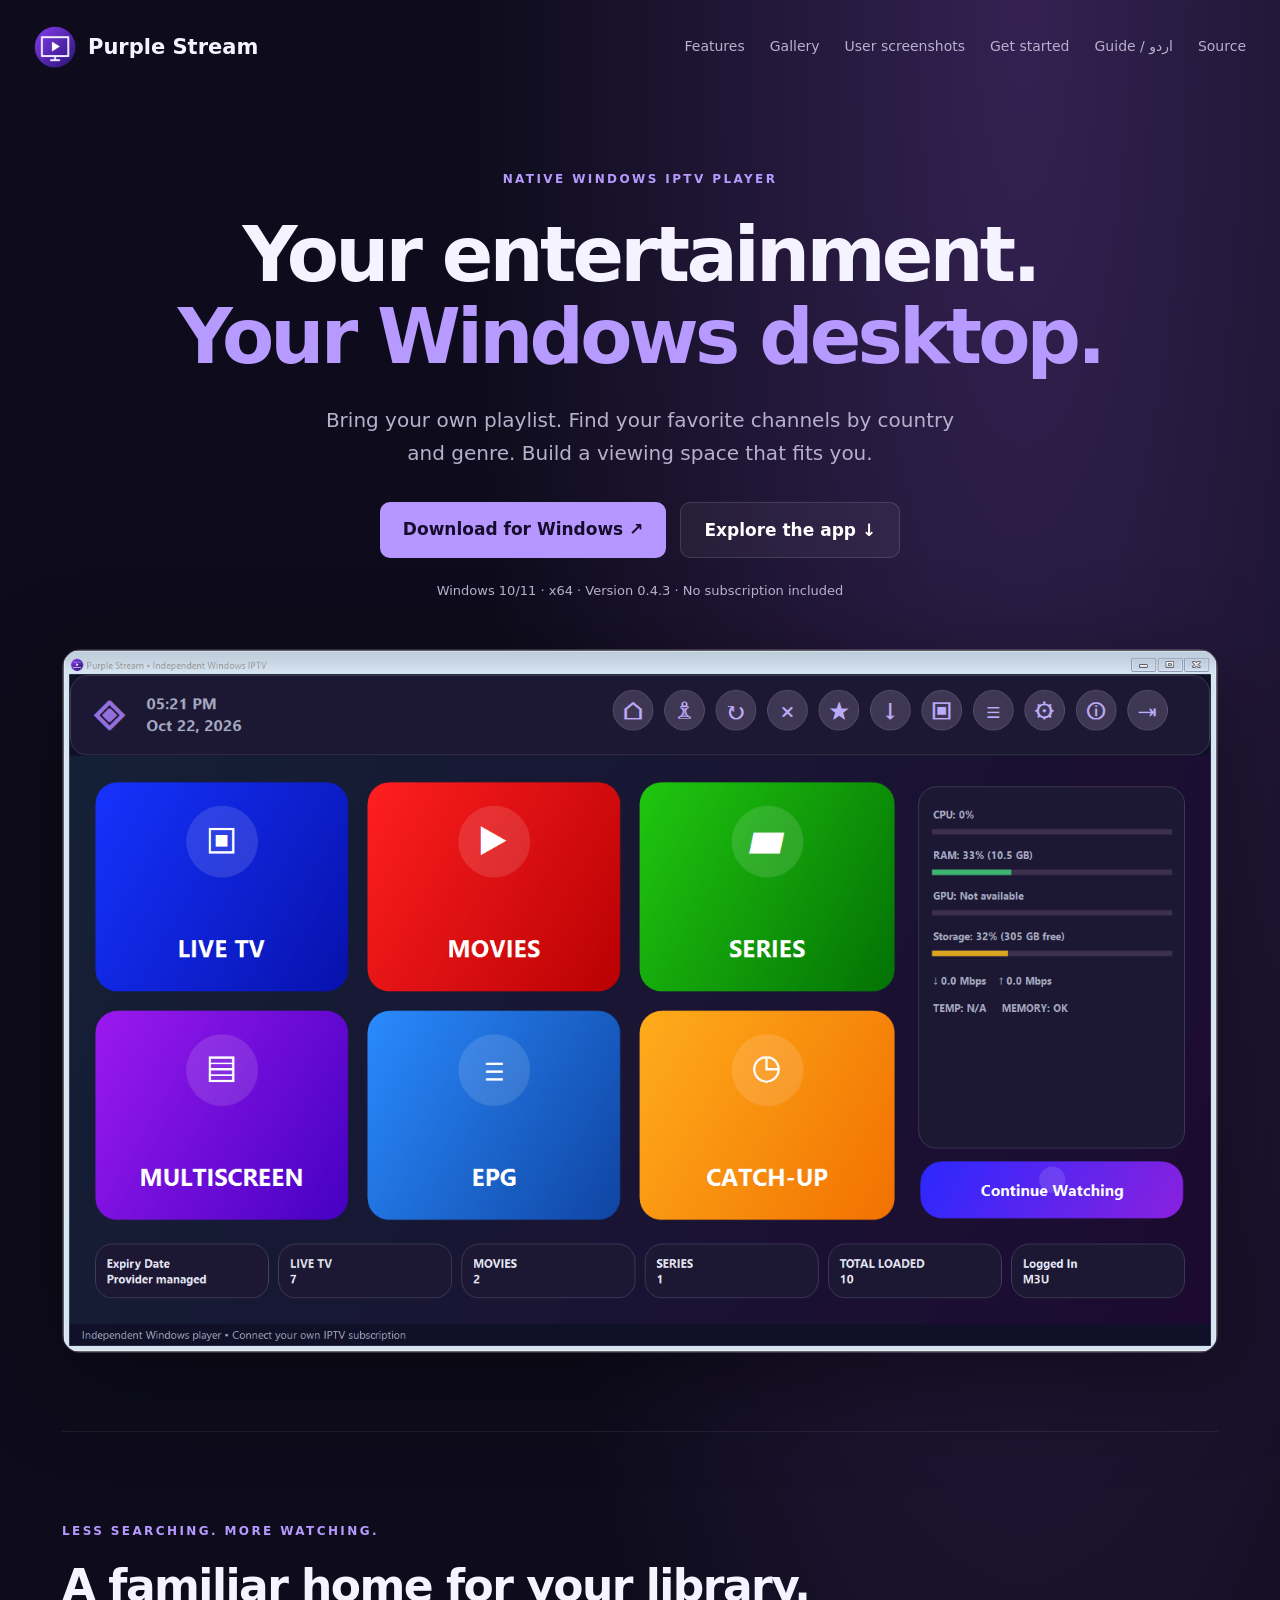
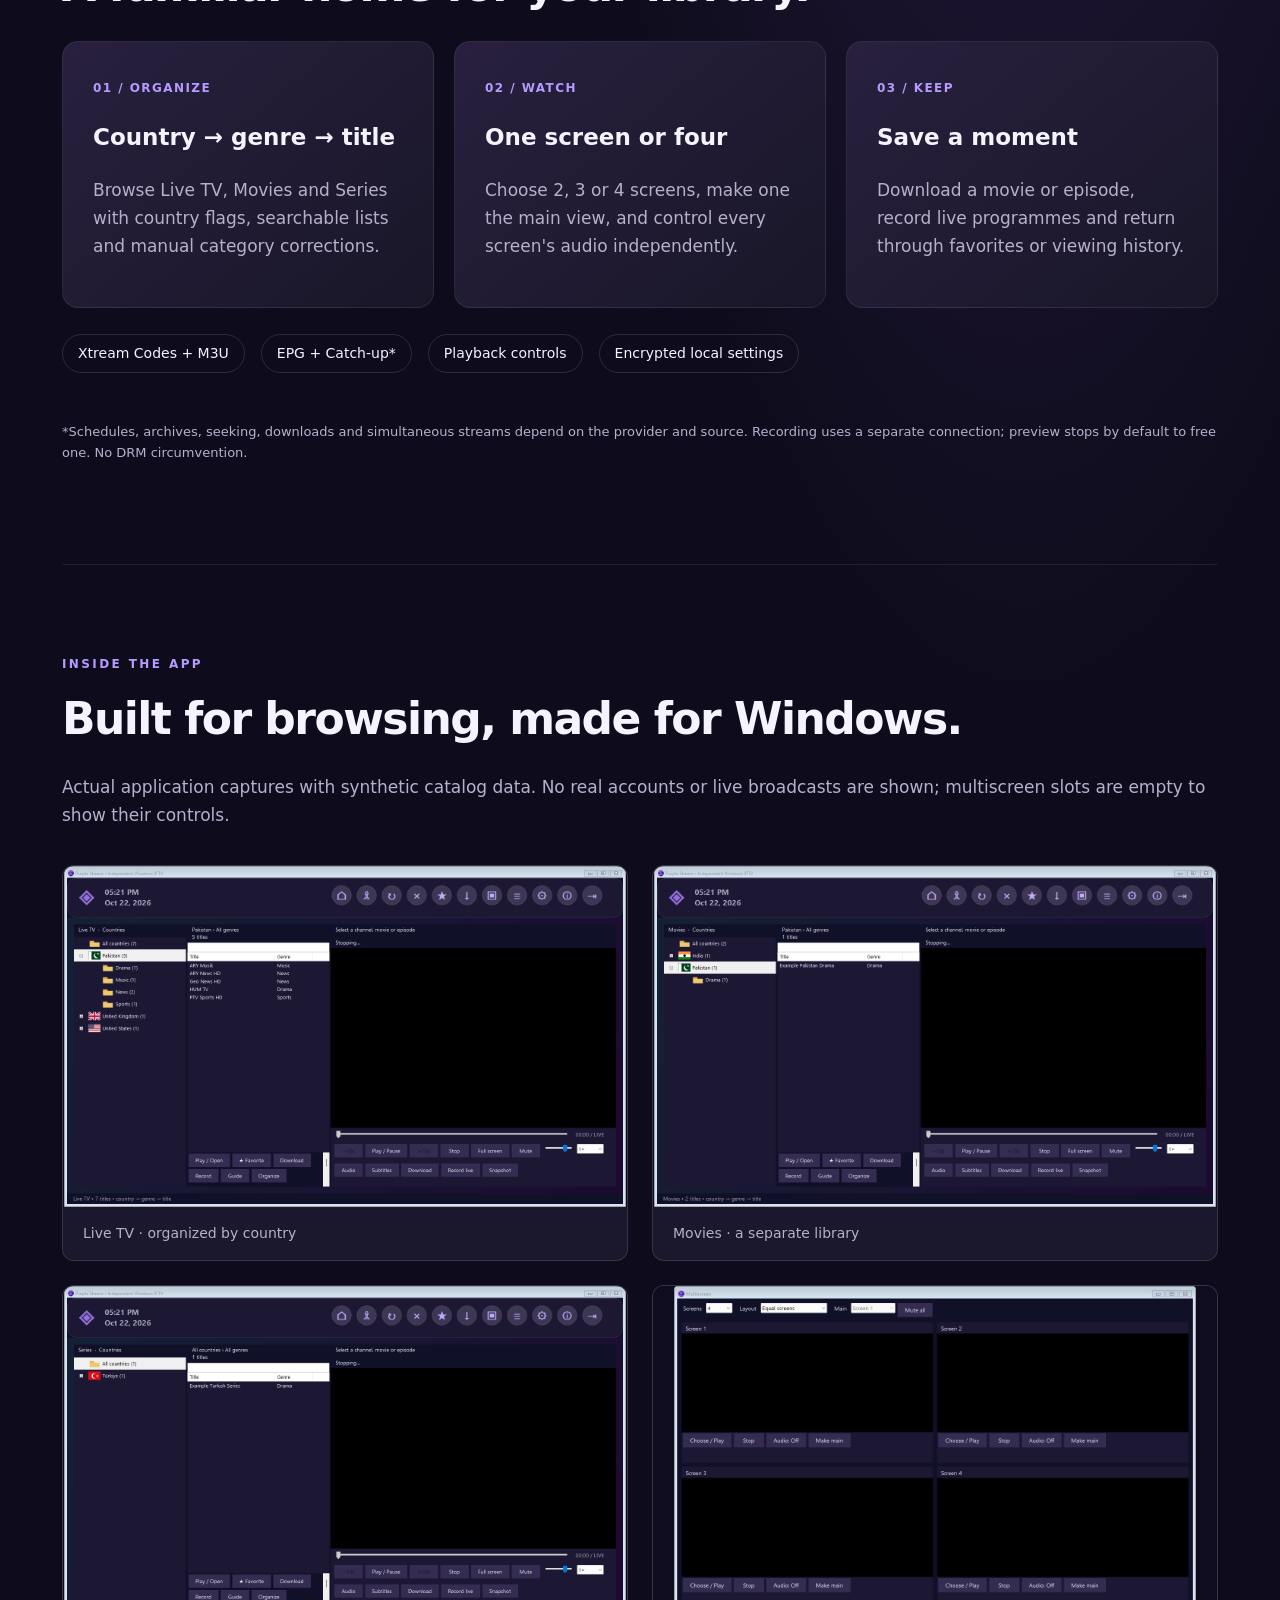
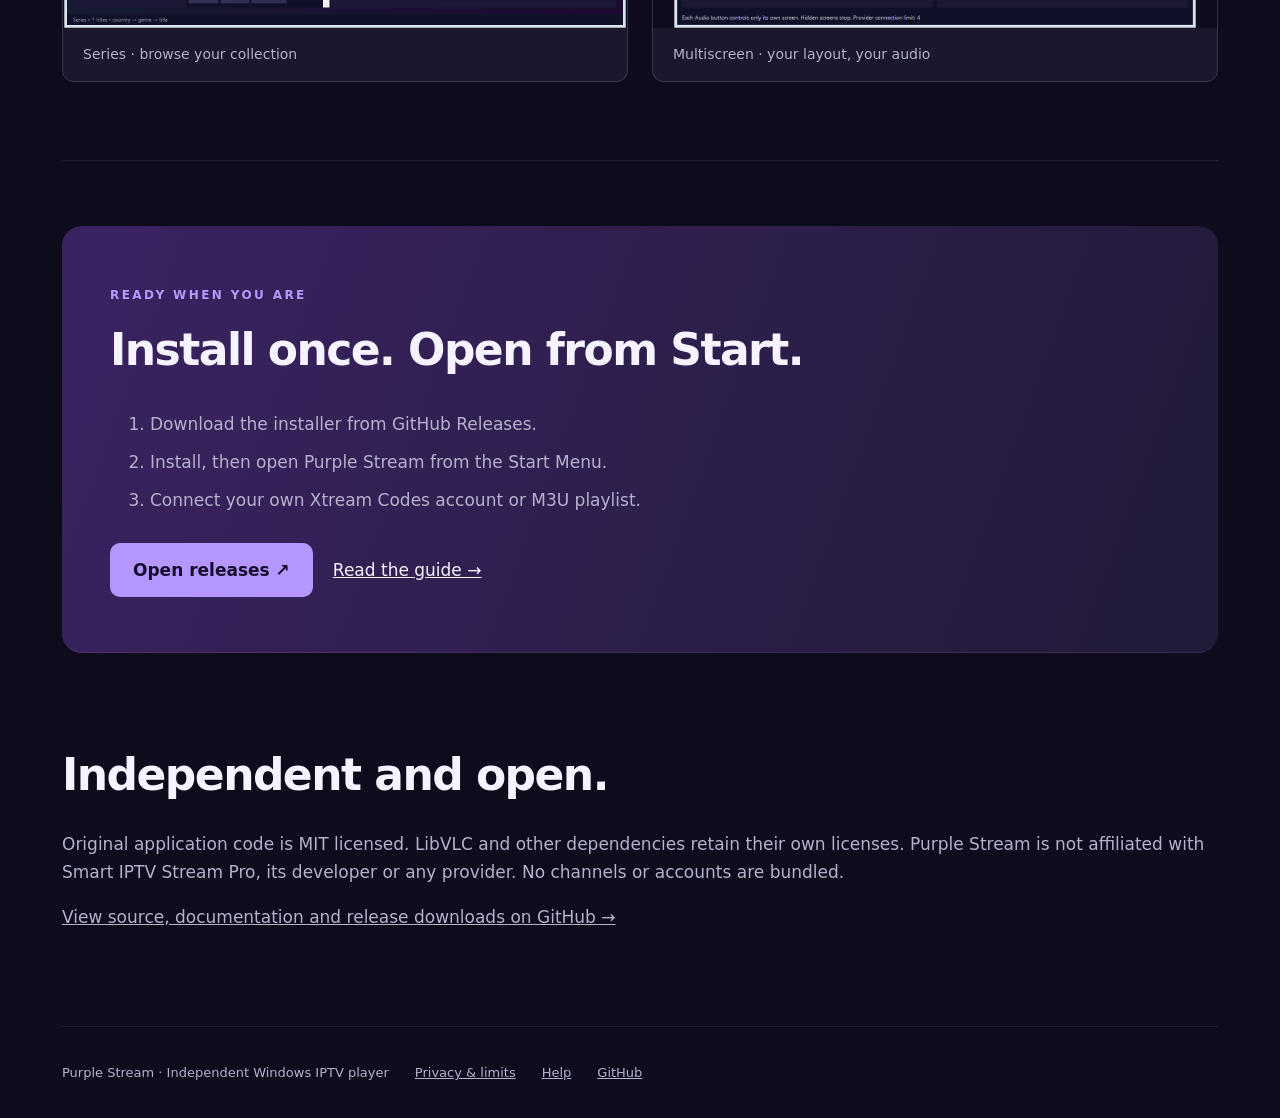
<file: site/index.html>
<!doctype html>
<html lang="en"><head><meta charset="utf-8"><meta name="viewport" content="width=device-width,initial-scale=1"><meta name="description" content="Purple Stream: independent native Windows IPTV player with country and genre browsing, multiscreen and recording."><title>Purple Stream · IPTV for Windows</title><link rel="icon" href="images/icon.png"><link rel="stylesheet" href="style.css"></head>
<body><header><a class="brand" href="#"><img src="images/icon.png" alt="">Purple Stream</a><nav aria-label="Main"><a href="#features">Features</a><a href="#gallery">Gallery</a><a href="screenshots.html">User screenshots</a><a href="#start">Get started</a><a href="guide.html">Guide / اردو</a><a data-repo href="#repository">Source</a></nav></header>
<main><section class="hero"><p class="eyebrow">NATIVE WINDOWS IPTV PLAYER</p><h1>Your entertainment.<br><span>Your Windows desktop.</span></h1><p class="intro">Bring your own playlist. Find your favorite channels by country and genre. Build a viewing space that fits you.</p><div class="buttons"><a class="button" data-release href="#repository">Download for Windows ↗</a><a class="button secondary" href="#gallery">Explore the app ↓</a></div><p class="fine">Windows 10/11 · x64 · Version 0.4.3 · No subscription included</p><div class="hero-image"><img src="images/dashboard.png" alt="Actual Purple Stream dashboard using synthetic sample data"></div></section>
<section id="features"><p class="eyebrow">LESS SEARCHING. MORE WATCHING.</p><h2>A familiar home for your library.</h2><div class="cards"><article><b>01 / ORGANIZE</b><h3>Country → genre → title</h3><p>Browse Live TV, Movies and Series with country flags, searchable lists and manual category corrections.</p></article><article><b>02 / WATCH</b><h3>One screen or four</h3><p>Choose 2, 3 or 4 screens, make one the main view, and control every screen's audio independently.</p></article><article><b>03 / KEEP</b><h3>Save a moment</h3><p>Download a movie or episode, record live programmes and return through favorites or viewing history.</p></article></div><div class="strip"><span>Xtream Codes + M3U</span><span>EPG + Catch-up*</span><span>Playback controls</span><span>Encrypted local settings</span></div><p class="fine">*Schedules, archives, seeking, downloads and simultaneous streams depend on the provider and source. Recording uses a separate connection; preview stops by default to free one. No DRM circumvention.</p></section>
<section id="gallery"><p class="eyebrow">INSIDE THE APP</p><h2>Built for browsing, made for Windows.</h2><p>Actual application captures with synthetic catalog data. No real accounts or live broadcasts are shown; multiscreen slots are empty to show their controls.</p><div class="gallery"><figure><a href="images/live-tv.png"><img loading="lazy" src="images/live-tv.png" alt="Live TV country and genre browser"></a><figcaption>Live TV · organized by country</figcaption></figure><figure><a href="images/movies.png"><img loading="lazy" src="images/movies.png" alt="Movies catalog"></a><figcaption>Movies · a separate library</figcaption></figure><figure><a href="images/series.png"><img loading="lazy" src="images/series.png" alt="Series catalog"></a><figcaption>Series · browse your collection</figcaption></figure><figure><a href="images/multiscreen.png"><img loading="lazy" src="images/multiscreen.png" alt="Multiscreen audio and layout controls"></a><figcaption>Multiscreen · your layout, your audio</figcaption></figure></div></section>
<section id="start" class="start"><p class="eyebrow">READY WHEN YOU ARE</p><h2>Install once. Open from Start.</h2><ol><li>Download the installer from GitHub Releases.</li><li>Install, then open Purple Stream from the Start Menu.</li><li>Connect your own Xtream Codes account or M3U playlist.</li></ol><a class="button" data-release href="#repository">Open releases ↗</a><a class="text-link" href="guide.html">Read the guide →</a></section>
<section id="repository"><h2>Independent and open.</h2><p>Original application code is MIT licensed. LibVLC and other dependencies retain their own licenses. Purple Stream is not affiliated with Smart IPTV Stream Pro, its developer or any provider. No channels or accounts are bundled.</p><p id="repo-note">Use the repository's Releases section to download. Repository: AliKirmani/PurpleStream.</p></section></main><footer>Pur​ple Stream · Independent Windows IPTV player <a href="privacy.html">Privacy & limits</a><a href="guide.html">Help</a><a data-repo href="#repository">GitHub</a></footer><script src="site.js"></script></body></html>
</file>
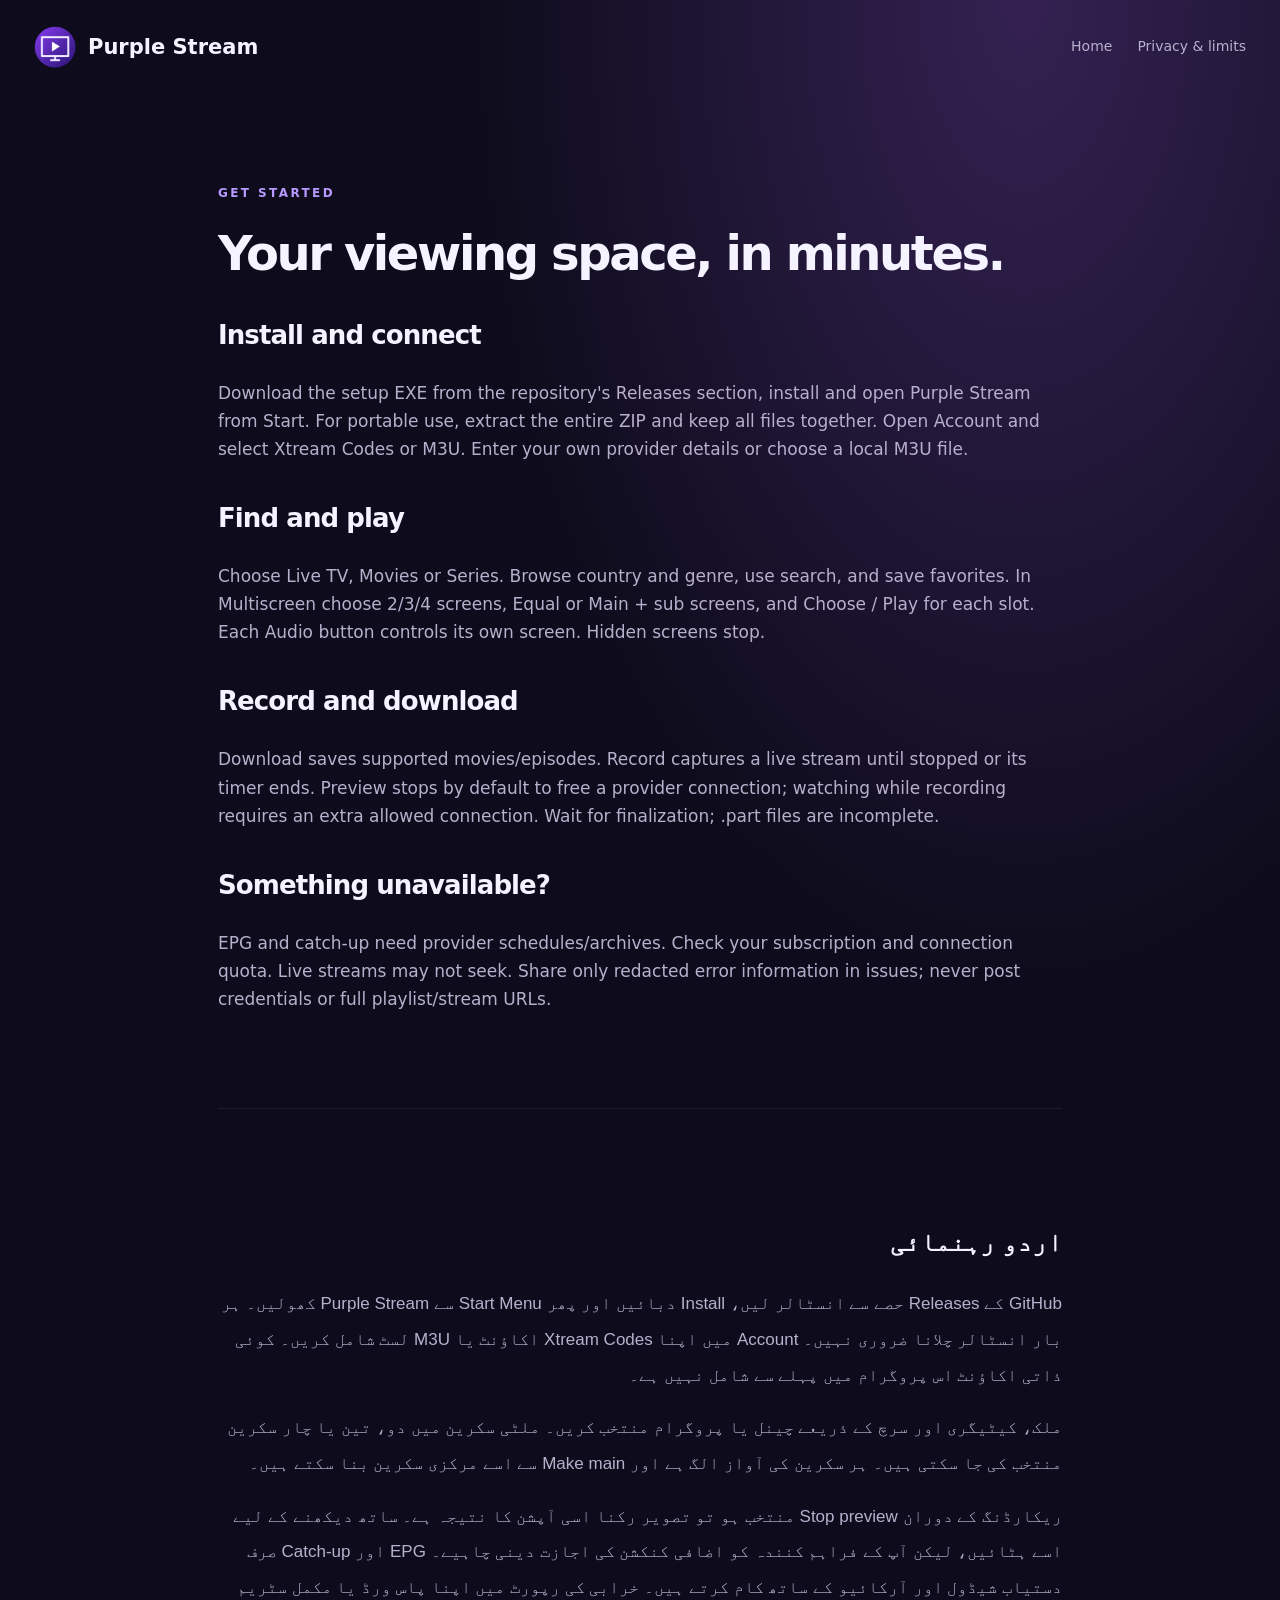
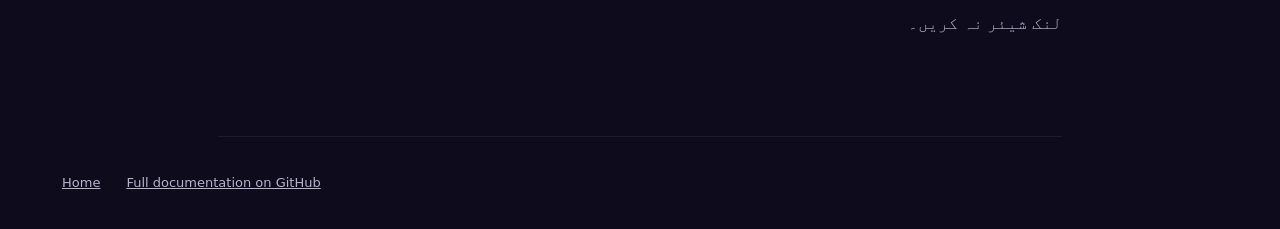
<file: site/guide.html>
<!doctype html><html lang="en"><head><meta charset="utf-8"><meta name="viewport" content="width=device-width,initial-scale=1"><title>Guide · Purple Stream</title><link rel="stylesheet" href="style.css"></head><body><header><a class="brand" href="index.html"><img src="images/icon.png" alt="">Purple Stream</a><nav><a href="index.html">Home</a><a href="privacy.html">Privacy & limits</a></nav></header><main class="page"><section><p class="eyebrow">GET STARTED</p><h1>Your viewing space, in minutes.</h1><h2>Install and connect</h2><p>Download the setup EXE from the repository's Releases section, install and open Purple Stream from Start. For portable use, extract the entire ZIP and keep all files together. Open Account and select Xtream Codes or M3U. Enter your own provider details or choose a local M3U file.</p><h2>Find and play</h2><p>Choose Live TV, Movies or Series. Browse country and genre, use search, and save favorites. In Multiscreen choose 2/3/4 screens, Equal or Main + sub screens, and Choose / Play for each slot. Each Audio button controls its own screen. Hidden screens stop.</p><h2>Record and download</h2><p>Download saves supported movies/episodes. Record captures a live stream until stopped or its timer ends. Preview stops by default to free a provider connection; watching while recording requires an extra allowed connection. Wait for finalization; .part files are incomplete.</p><h2>Something unavailable?</h2><p>EPG and catch-up need provider schedules/archives. Check your subscription and connection quota. Live streams may not seek. Share only redacted error information in issues; never post credentials or full playlist/stream URLs.</p></section><section lang="ur" dir="rtl"><h2>اردو رہنمائی</h2><p>GitHub کے Releases حصے سے انسٹالر لیں، Install دبائیں اور پھر Start Menu سے Purple Stream کھولیں۔ ہر بار انسٹالر چلانا ضروری نہیں۔ Account میں اپنا Xtream Codes اکاؤنٹ یا M3U لسٹ شامل کریں۔ کوئی ذاتی اکاؤنٹ اس پروگرام میں پہلے سے شامل نہیں ہے۔</p><p>ملک، کیٹیگری اور سرچ کے ذریعے چینل یا پروگرام منتخب کریں۔ ملٹی سکرین میں دو، تین یا چار سکرین منتخب کی جا سکتی ہیں۔ ہر سکرین کی آواز الگ ہے اور Make main سے اسے مرکزی سکرین بنا سکتے ہیں۔</p><p>ریکارڈنگ کے دوران Stop preview منتخب ہو تو تصویر رکنا اسی آپشن کا نتیجہ ہے۔ ساتھ دیکھنے کے لیے اسے ہٹائیں، لیکن آپ کے فراہم کنندہ کو اضافی کنکشن کی اجازت دینی چاہیے۔ EPG اور Catch-up صرف دستیاب شیڈول اور آرکائیو کے ساتھ کام کرتے ہیں۔ خرابی کی رپورٹ میں اپنا پاس ورڈ یا مکمل سٹریم لنک شیئر نہ کریں۔</p></section></main><footer><a href="index.html">Home</a><a data-repo href="index.html#repository">Full documentation on GitHub</a></footer><script src="site.js"></script></body></html>
</file>
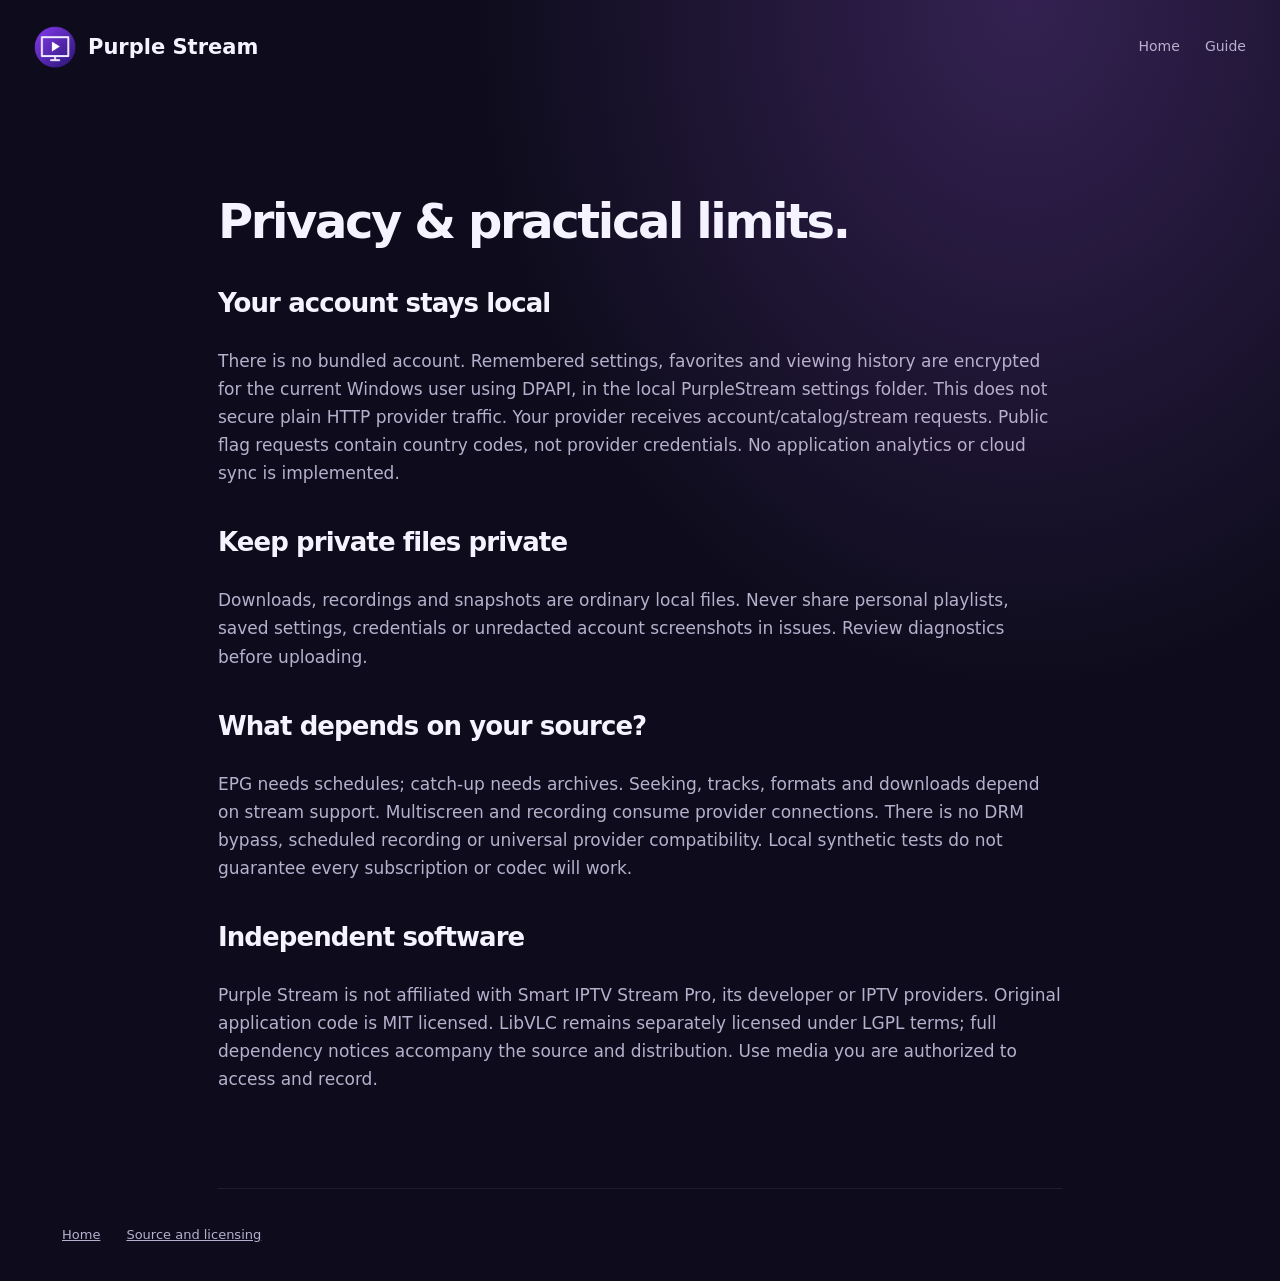
<file: site/privacy.html>
<!doctype html><html lang="en"><head><meta charset="utf-8"><meta name="viewport" content="width=device-width,initial-scale=1"><title>Privacy & limits · Purple Stream</title><link rel="stylesheet" href="style.css"></head><body><header><a class="brand" href="index.html"><img src="images/icon.png" alt="">Purple Stream</a><nav><a href="index.html">Home</a><a href="guide.html">Guide</a></nav></header><main class="page"><section><h1>Privacy & practical limits.</h1><h2>Your account stays local</h2><p>There is no bundled account. Remembered settings, favorites and viewing history are encrypted for the current Windows user using DPAPI, in the local PurpleStream settings folder. This does not secure plain HTTP provider traffic. Your provider receives account/catalog/stream requests. Public flag requests contain country codes, not provider credentials. No application analytics or cloud sync is implemented.</p><h2>Keep private files private</h2><p>Downloads, recordings and snapshots are ordinary local files. Never share personal playlists, saved settings, credentials or unredacted account screenshots in issues. Review diagnostics before uploading.</p><h2>What depends on your source?</h2><p>EPG needs schedules; catch-up needs archives. Seeking, tracks, formats and downloads depend on stream support. Multiscreen and recording consume provider connections. There is no DRM bypass, scheduled recording or universal provider compatibility. Local synthetic tests do not guarantee every subscription or codec will work.</p><h2>Independent software</h2><p>Purple Stream is not affiliated with Smart IPTV Stream Pro, its developer or IPTV providers. Original application code is MIT licensed. LibVLC remains separately licensed under LGPL terms; full dependency notices accompany the source and distribution. Use media you are authorized to access and record.</p></section></main><footer><a href="index.html">Home</a><a data-repo href="index.html#repository">Source and licensing</a></footer><script src="site.js"></script></body></html>
</file>
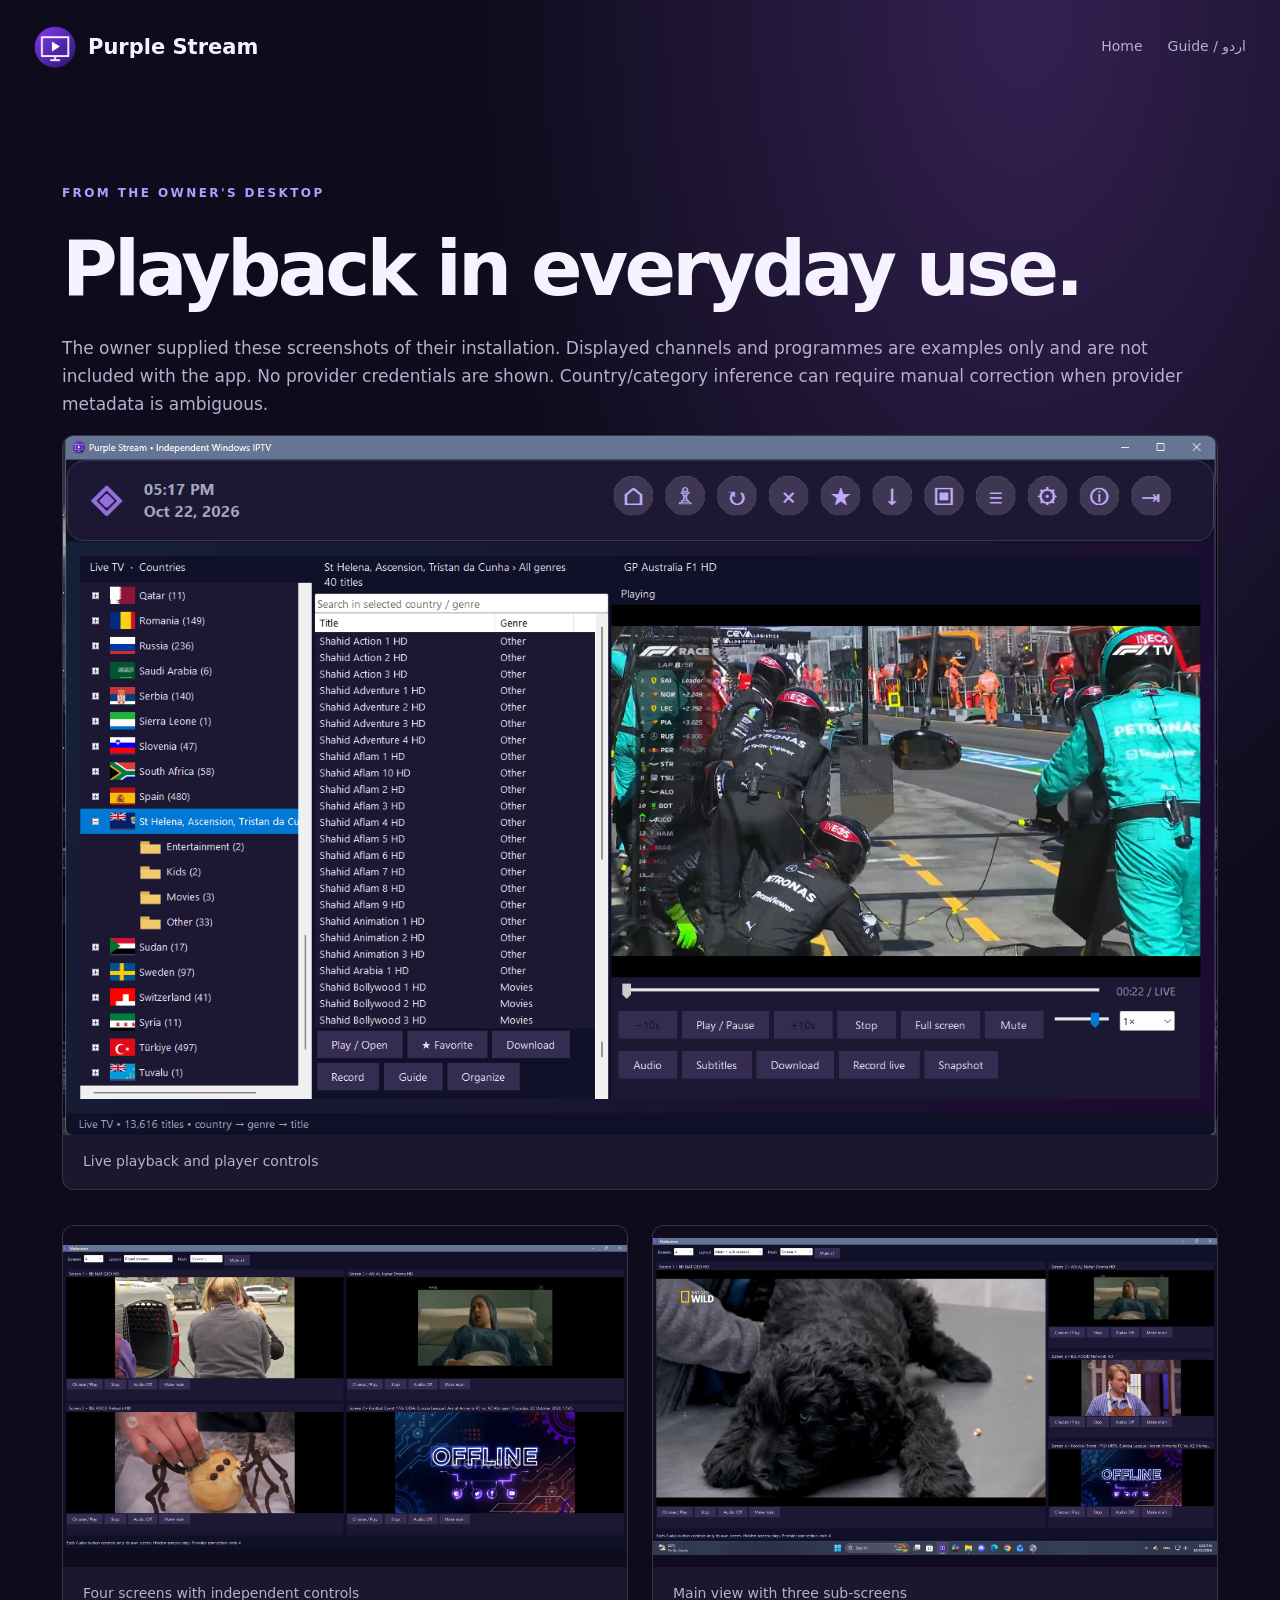
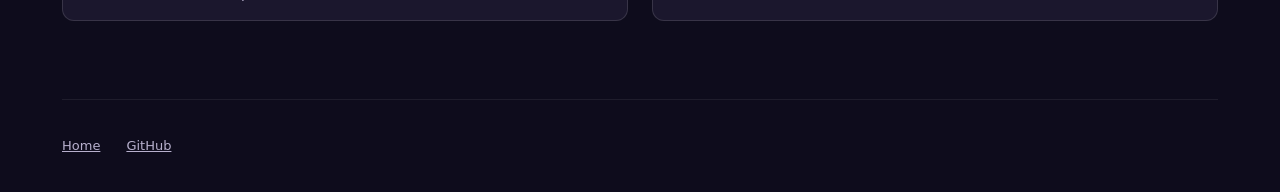
<file: site/screenshots.html>
<!doctype html>
<html lang="en"><head><meta charset="utf-8"><meta name="viewport" content="width=device-width,initial-scale=1"><title>Owner screenshots · Purple Stream</title><link rel="stylesheet" href="style.css"></head><body>
<header><a class="brand" href="index.html"><img src="images/icon.png" alt="">Purple Stream</a><nav><a href="index.html">Home</a><a href="guide.html">Guide / اردو</a></nav></header>
<main><section><p class="eyebrow">FROM THE OWNER'S DESKTOP</p><h1>Playback in everyday use.</h1><p>The owner supplied these screenshots of their installation. Displayed channels and programmes are examples only and are not included with the app. No provider credentials are shown. Country/category inference can require manual correction when provider metadata is ambiguous.</p>
<figure><a href="images/user-live-playback.png"><img src="images/user-live-playback.png" style="width:100%;display:block" alt="Live playback and player controls"></a><figcaption>Live playback and player controls</figcaption></figure>
<div class="gallery"><figure><a href="images/user-multiscreen.png"><img src="images/user-multiscreen.png" alt="Four-screen playback"></a><figcaption>Four screens with independent controls</figcaption></figure><figure><a href="images/user-main-sub-layout.png"><img src="images/user-main-sub-layout.png" alt="Main and sub-screen layout"></a><figcaption>Main view with three sub-screens</figcaption></figure></div></section></main>
<footer><a href="index.html">Home</a><a data-repo href="https://github.com/AliKirmani/PurpleStream">GitHub</a></footer><script src="site.js"></script></body></html>
</file>
<file: site/style.css>
:root{color-scheme:dark;--bg:#0e0c1c;--panel:#1b172d;--text:#f5f3ff;--muted:#b7b0cd;--accent:#b79aff}*{box-sizing:border-box}html{scroll-behavior:smooth;scroll-padding-top:100px}body{margin:0;background:radial-gradient(ellipse at 80% 0,#342152 0,transparent 38%),var(--bg);color:var(--text);font:17px/1.65 system-ui,-apple-system,"Segoe UI",sans-serif}a{color:inherit}a:focus-visible{outline:3px solid #ffcb66;outline-offset:5px}header{max-width:1280px;margin:auto;padding:26px 34px;display:flex;justify-content:space-between;align-items:center;gap:22px}.brand{display:flex;align-items:center;gap:12px;text-decoration:none;font-weight:750;font-size:21px}.brand img{width:42px;height:42px}nav{display:flex;gap:25px;font-size:14px}nav a{text-decoration:none;color:var(--muted)}nav a:hover{color:white}main{max-width:1212px;margin:auto;padding:0 28px}section{padding:78px 0;border-bottom:1px solid #ffffff12}.hero{padding-top:64px;text-align:center}.eyebrow{font-size:12px;letter-spacing:.2em;color:var(--accent);font-weight:750}h1{font-size:clamp(40px,6vw,76px);letter-spacing:-.05em;line-height:1.08;margin:24px 0}h1 span{color:var(--accent)}h2{font-size:clamp(28px,4vw,44px);line-height:1.2;letter-spacing:-.035em;margin:18px 0 28px}h3{line-height:1.3;font-size:23px}.intro{max-width:640px;margin:26px auto;color:var(--muted);font-size:20px}.buttons{display:flex;gap:14px;justify-content:center;flex-wrap:wrap;margin-top:32px}.button{display:inline-block;background:#b697ff;color:#160d2e;text-decoration:none;border-radius:10px;padding:13px 23px;font-weight:750}.button:hover{background:#d2bdff}.secondary{background:#ffffff0d;color:white;border:1px solid #ffffff20}.fine{font-size:13px;color:var(--muted);margin:22px 0}.hero-image{margin-top:48px;border:1px solid #ffffff26;border-radius:18px;overflow:hidden;box-shadow:0 25px 100px #0007}.hero-image img{display:block;width:100%}.cards{display:grid;grid-template-columns:repeat(3,1fr);gap:20px}.cards article{padding:30px;background:linear-gradient(140deg,#28203e,#191628);border:1px solid #ffffff12;border-radius:16px}.cards b{color:var(--accent);font-size:12px;letter-spacing:.12em}p{color:var(--muted)}.strip{display:flex;gap:16px;flex-wrap:wrap;padding:26px 0}.strip span{font-size:14px;border:1px solid #ffffff20;padding:7px 15px;border-radius:30px}.gallery{display:grid;grid-template-columns:1fr 1fr;gap:24px;margin-top:35px}figure{margin:0;border:1px solid #ffffff20;border-radius:12px;overflow:hidden;background:var(--panel)}figure img{display:block;width:100%;aspect-ratio:1.65;object-fit:contain;background:#100c20}figcaption{padding:15px 20px;font-size:14px;color:var(--muted)}.start{background:linear-gradient(110deg,#3b2362,#211a38);padding:48px;border-radius:20px;margin-top:65px}.start li{padding:5px 0;color:var(--muted)}.text-link{display:inline-block;margin:20px}footer{max-width:1212px;margin:auto;padding:35px 28px;color:var(--muted);font-size:13px;display:flex;gap:26px;flex-wrap:wrap}.page{max-width:900px}.page h1{font-size:48px}.page h2{font-size:26px;margin-top:40px}[dir=rtl]{line-height:2.1;font-family:"Segoe UI",sans-serif}@media(max-width:760px){header{align-items:flex-start;padding:20px;flex-direction:column}nav{gap:17px;flex-wrap:wrap}.cards,.gallery{grid-template-columns:1fr}section{padding:48px 0}.start{padding:26px}main{padding:0 20px}}
</file>
